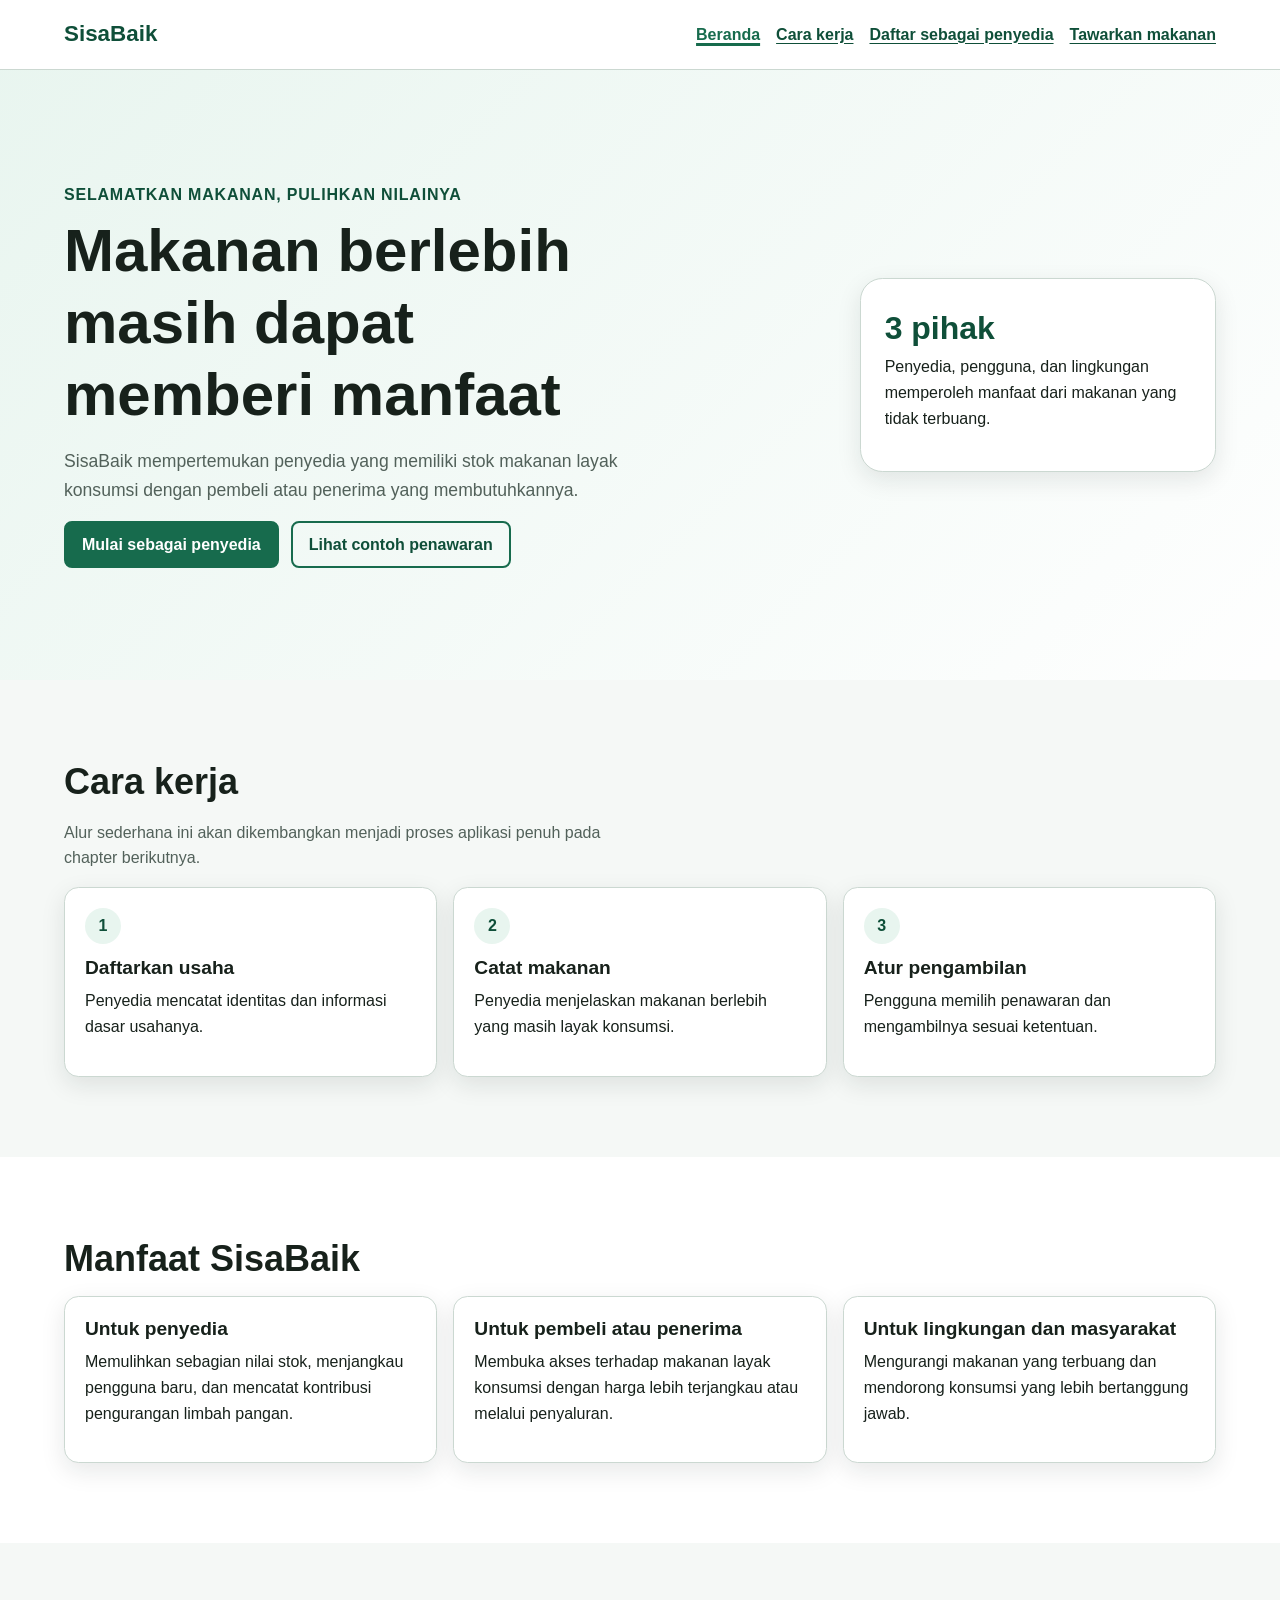
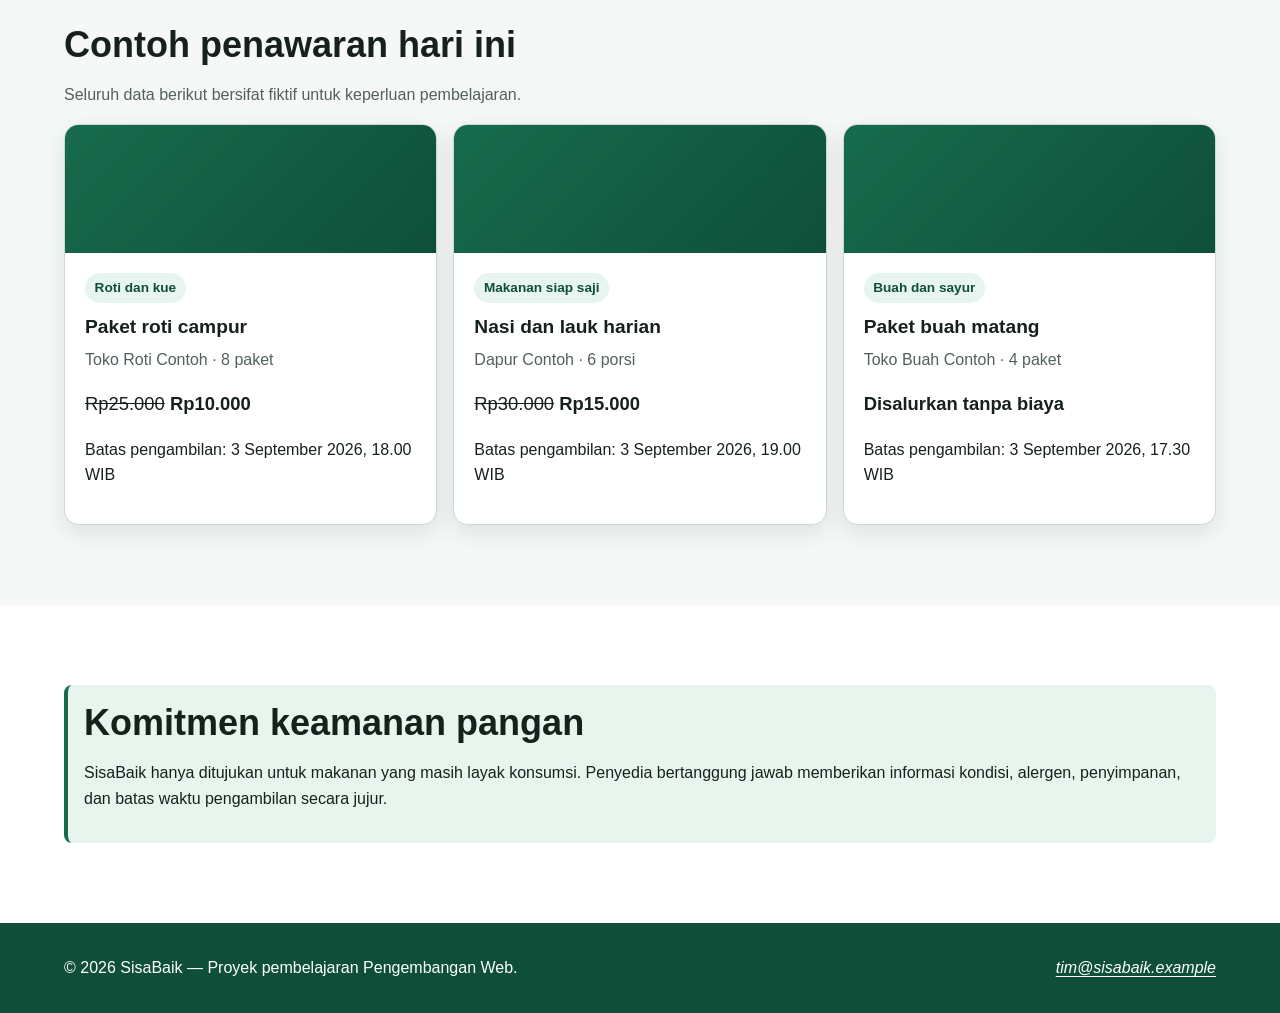
<file: index.html>
<!doctype html> 
<html lang="id"> 
  <head> 
    <meta charset="utf-8"> 
    <meta name="viewport" content="width=device-width, initial-scale=1"> 
    <meta name="description" content="SisaBaik membantu penyedia menawarkan makanan berlebih agar tetap bernilai, 
terjangkau, dan tidak terbuang."> 
    <title>Beranda | SisaBaik</title> 
    <link rel="stylesheet" href="styles.css"> 
  </head> 
  <body> 
    <a class="skip-link" href="#konten-utama">Lewati ke konten utama</a> 
 
    <header class="site-header"> 
      <div class="container header-layout"> 
        <p class="brand">SisaBaik</p> 
        <nav aria-label="Navigasi utama"> 
          <ul class="nav-list"> 
            <li><a href="index.html" aria-current="page">Beranda</a></li> 
            <li><a href="#cara-kerja">Cara kerja</a></li> 
            <li><a href="daftar-penyedia.html">Daftar sebagai penyedia</a></li> 
            <li><a href="tawarkan-makanan.html">Tawarkan makanan</a></li> 
          </ul> 
        </nav> 
      </div> 
    </header> 
 
    <main id="konten-utama" tabindex="-1"> 
      <section class="hero" aria-labelledby="judul-utama"> 
        <div class="container hero-layout"> 
          <div> 
            <p class="eyebrow">Selamatkan makanan, pulihkan nilainya</p> 
            <h1 id="judul-utama">Makanan berlebih masih dapat memberi manfaat</h1> 
            <p class="lead">SisaBaik mempertemukan penyedia yang memiliki stok makanan layak konsumsi dengan pembeli 
atau penerima yang membutuhkannya.</p> 
            <div class="button-group"> 
              <a class="button" href="daftar-penyedia.html">Mulai sebagai penyedia</a> 
              <a class="button button-secondary" href="#penawaran-contoh">Lihat contoh penawaran</a>
               </div> 
          </div> 
          <aside class="hero-panel" aria-label="Ringkasan manfaat SisaBaik"> 
            <strong>3 pihak</strong> 
            <p>Penyedia, pengguna, dan lingkungan memperoleh manfaat dari makanan yang tidak terbuang.</p> 
          </aside> 
        </div> 
      </section> 
 
      <section class="section" id="cara-kerja" aria-labelledby="judul-cara-kerja"> 
        <div class="container"> 
          <h2 id="judul-cara-kerja">Cara kerja</h2> 
          <p class="section-intro">Alur sederhana ini akan dikembangkan menjadi proses aplikasi penuh pada chapter 
berikutnya.</p> 
          <div class="steps-grid"> 
            <article class="card"> 
              <span class="step-number" aria-hidden="true">1</span> 
              <h3>Daftarkan usaha</h3> 
              <p>Penyedia mencatat identitas dan informasi dasar usahanya.</p> 
            </article> 
            <article class="card"> 
              <span class="step-number" aria-hidden="true">2</span> 
              <h3>Catat makanan</h3> 
              <p>Penyedia menjelaskan makanan berlebih yang masih layak konsumsi.</p> 
            </article> 
            <article class="card"> 
              <span class="step-number" aria-hidden="true">3</span> 
              <h3>Atur pengambilan</h3> 
              <p>Pengguna memilih penawaran dan mengambilnya sesuai ketentuan.</p> 
            </article> 
          </div> 
        </div> 
      </section> 
 
      <section class="section section-alt" aria-labelledby="judul-manfaat"> 
        <div class="container"> 
          <h2 id="judul-manfaat">Manfaat SisaBaik</h2> 
          <div class="benefit-grid"> 
            <article class="card"> 
              <h3>Untuk penyedia</h3> 
              <p>Memulihkan sebagian nilai stok, menjangkau pengguna baru, dan mencatat kontribusi pengurangan limbah 
pangan.</p> 
            </article> 
            <article class="card"> 
              <h3>Untuk pembeli atau penerima</h3> 
              <p>Membuka akses terhadap makanan layak konsumsi dengan harga lebih terjangkau atau melalui 
penyaluran.</p> 
            </article> 
            <article class="card"> 
              <h3>Untuk lingkungan dan masyarakat</h3> 
              <p>Mengurangi makanan yang terbuang dan mendorong konsumsi yang lebih bertanggung jawab.</p> 
            </article> 
          </div> 
        </div> 
      </section> 
 
      <section class="section" id="penawaran-contoh" aria-labelledby="judul-penawaran"> 
        <div class="container"> 
          <h2 id="judul-penawaran">Contoh penawaran hari ini</h2> 
          <p class="section-intro">Seluruh data berikut bersifat fiktif untuk keperluan pembelajaran.</p> 
          <div class="offer-grid"> 
            <article class="offer-card"> 
              <div class="offer-card__visual" aria-hidden="true"></div> 
              <div class="offer-card__content"> 
                <span class="badge">Roti dan kue</span> 
                <h3>Paket roti campur</h3> 
                <p class="offer-card__meta">Toko Roti Contoh · <data value="8">8 paket</data></p> 
                <p class="offer-card__price"><del>Rp25.000</del> <strong>Rp10.000</strong></p> 
                <p>Batas pengambilan: <time datetime="2026-09-03T18:00:00+07:00">3 September 2026, 18.00 
WIB</time></p> 
              </div> 
            </article> 
            <article class="offer-card"> 
              <div class="offer-card__visual" aria-hidden="true"></div> 
              <div class="offer-card__content"> 
                <span class="badge">Makanan siap saji</span>
                  <h3>Nasi dan lauk harian</h3> 
                <p class="offer-card__meta">Dapur Contoh · <data value="6">6 porsi</data></p> 
                <p class="offer-card__price"><del>Rp30.000</del> <strong>Rp15.000</strong></p> 
                <p>Batas pengambilan: <time datetime="2026-09-03T19:00:00+07:00">3 September 2026, 19.00 
WIB</time></p> 
              </div> 
            </article> 
            <article class="offer-card"> 
              <div class="offer-card__visual" aria-hidden="true"></div> 
              <div class="offer-card__content"> 
                <span class="badge">Buah dan sayur</span> 
                <h3>Paket buah matang</h3> 
                <p class="offer-card__meta">Toko Buah Contoh · <data value="4">4 paket</data></p> 
                <p class="offer-card__price"><strong>Disalurkan tanpa biaya</strong></p> 
                <p>Batas pengambilan: <time datetime="2026-09-03T17:30:00+07:00">3 September 2026, 17.30 
WIB</time></p> 
              </div> 
            </article> 
          </div> 
        </div> 
      </section> 
 
      <section class="section section-alt" aria-labelledby="judul-keamanan"> 
        <div class="container"> 
          <div class="notice"> 
            <h2 id="judul-keamanan">Komitmen keamanan pangan</h2> 
            <p>SisaBaik hanya ditujukan untuk makanan yang masih layak konsumsi. Penyedia bertanggung jawab memberikan 
informasi kondisi, alergen, penyimpanan, dan batas waktu pengambilan secara jujur.</p> 
          </div> 
        </div> 
      </section> 
    </main> 
 
    <footer class="site-footer"> 
      <div class="container footer-layout"> 
        <p>&copy; 2026 SisaBaik — Proyek pembelajaran Pengembangan Web.</p> 
        <address><a href="mailto:tim@sisabaik.example">tim@sisabaik.example</a></address> 
      </div> 
    </footer> 
      </body> 
</html>
</file>
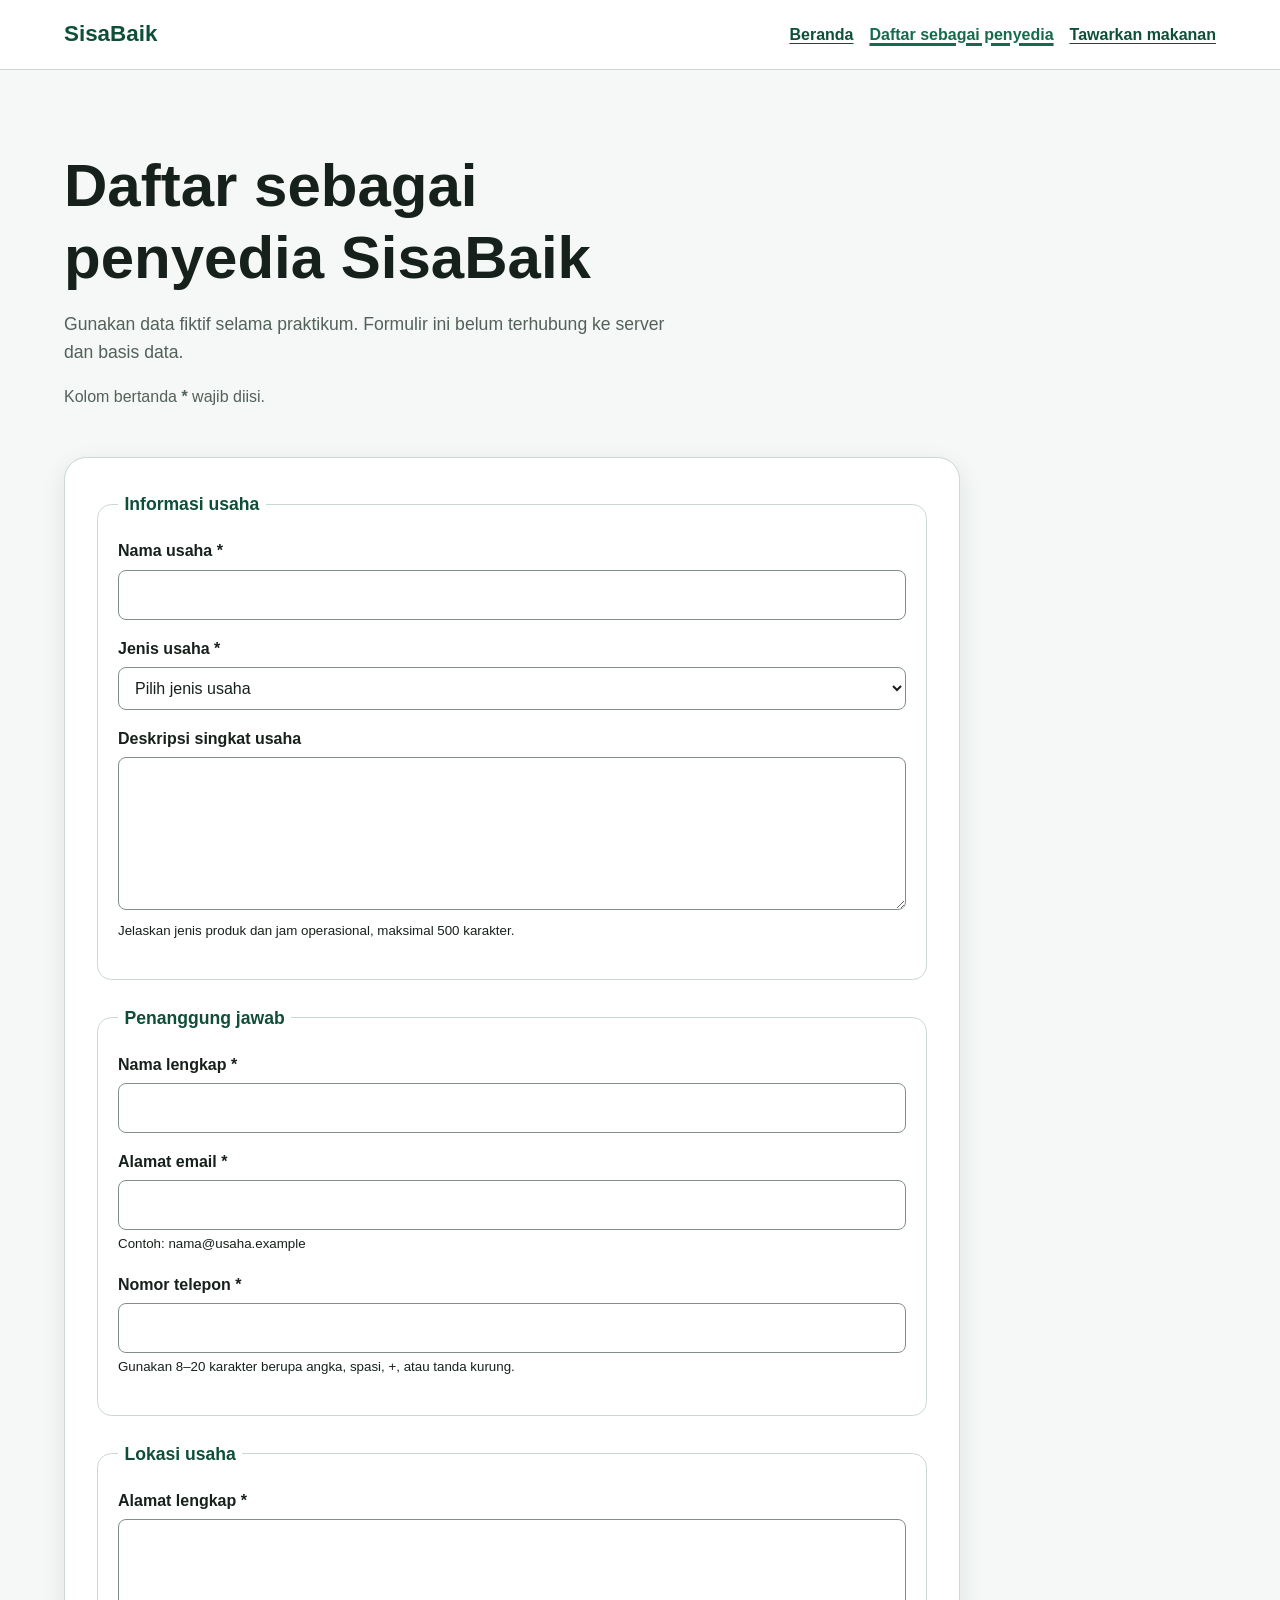
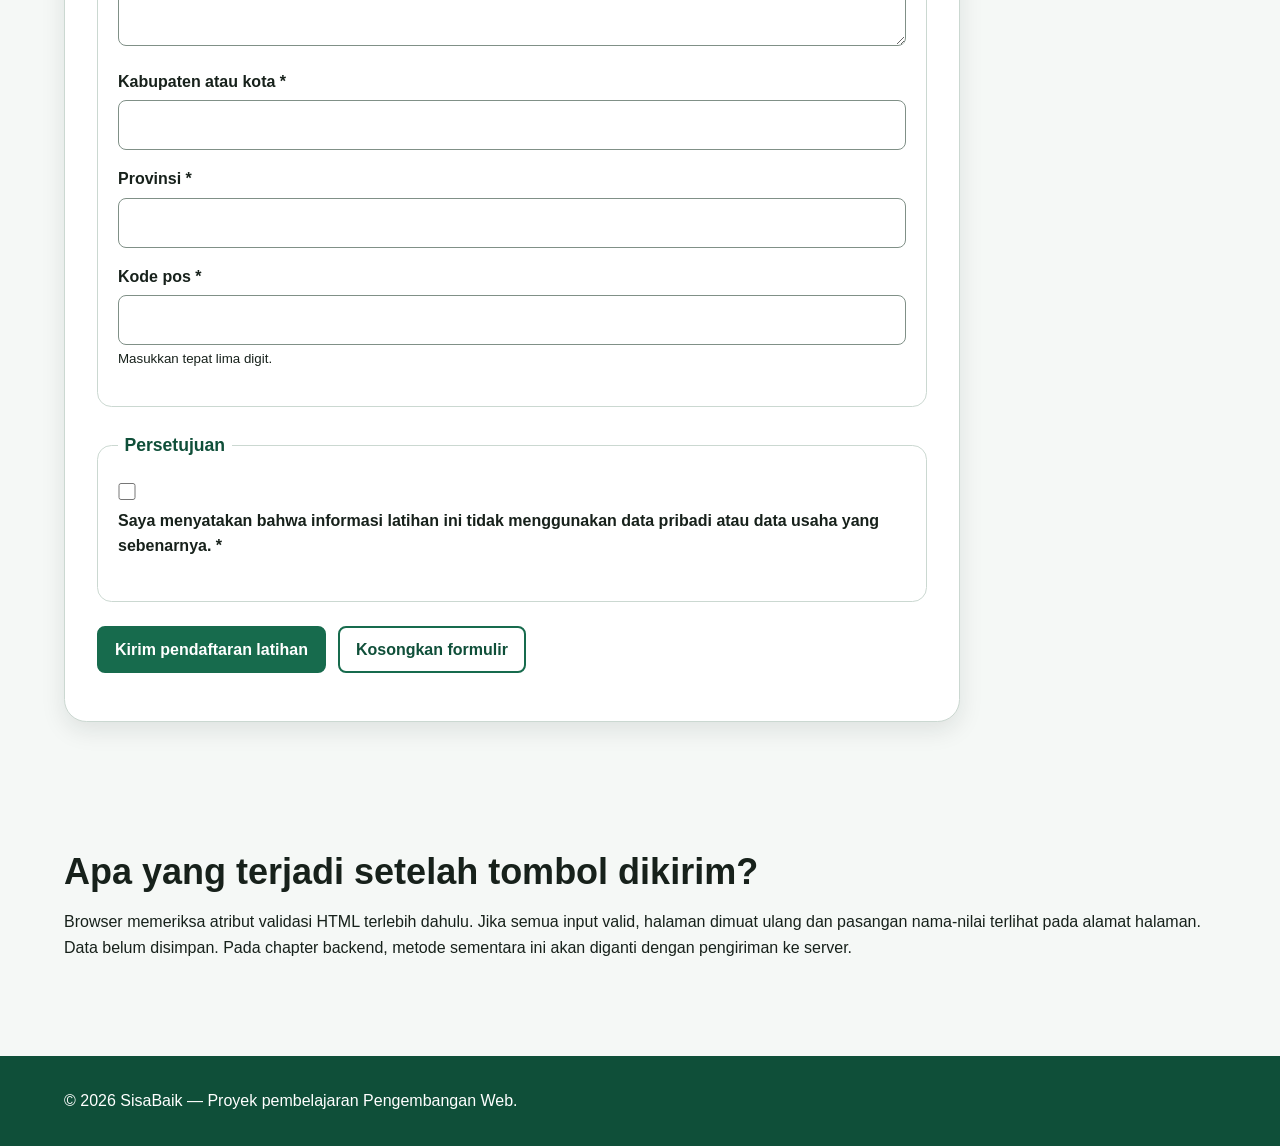
<file: daftar-penyedia.html>
<!doctype html> 
<html lang="id"> 
  <head> 
    <meta charset="utf-8"> 
    <meta name="viewport" content="width=device-width, initial-scale=1"> 
    <meta 
      name="description" 
      content="Formulir prototipe untuk mendaftarkan usaha sebagai penyedia makanan di SisaBaik." 
    > 
    <title>Daftar Penyedia | SisaBaik</title> 
    <link rel="stylesheet" href="styles.css"> 
  </head> 
  <body> 
    <a class="skip-link" href="#konten-utama">Lewati ke konten utama</a> 
 
    <header class="site-header"> 
      <div class="container header-layout"> 
        <p class="brand">SisaBaik</p> 
        <nav aria-label="Navigasi utama"> 
          <ul class="nav-list"> 
            <li><a href="index.html">Beranda</a></li> 
            <li> 
              <a href="daftar-penyedia.html" aria-current="page"> 
                Daftar sebagai penyedia 
              </a> 
            </li> 
            <li><a href="tawarkan-makanan.html">Tawarkan makanan</a></li> 
          </ul> 
        </nav> 
      </div> 
    </header> 
 
    <main class="container" id="konten-utama" tabindex="-1"> 
      <div class="page-heading"> 
        <h1>Daftar sebagai penyedia SisaBaik</h1> 
        <p class="lead"> 
            Gunakan data fiktif selama praktikum. Formulir ini belum terhubung ke 
          server dan basis data. 
        </p> 
        <p class="required-note" id="petunjuk-wajib">Kolom bertanda <strong>*</strong> wajib diisi.</p> 
      </div> 
 
      <form 
        class="form-card" 
        action="daftar-penyedia.html" 
        method="get" 
        aria-describedby="petunjuk-wajib" 
      > 
        <fieldset class="form-section"> 
          <legend>Informasi usaha</legend> 
 
          <p> 
            <label for="nama-usaha">Nama usaha *</label><br> 
            <input 
              type="text" 
              id="nama-usaha" 
              name="nama_usaha" 
              autocomplete="organization" 
              minlength="3" 
              maxlength="100" 
              required 
            > 
          </p> 
 
          <p> 
            <label for="jenis-usaha">Jenis usaha *</label><br> 
            <select id="jenis-usaha" name="jenis_usaha" required> 
              <option value="">Pilih jenis usaha</option> 
              <option value="restoran">Restoran</option> 
              <option value="toko-roti">Toko roti</option> 
              <option value="katering">Katering</option> 
              <option value="ritel">Toko ritel</option> 
 <option value="hotel">Hotel atau penginapan</option> 
              <option value="lainnya">Lainnya</option> 
            </select> 
          </p> 
 
          <p> 
            <label for="deskripsi-usaha">Deskripsi singkat usaha</label><br> 
            <textarea 
              id="deskripsi-usaha" 
              name="deskripsi_usaha" 
              rows="5" 
              maxlength="500" 
              aria-describedby="bantuan-deskripsi" 
            ></textarea><br> 
            <small id="bantuan-deskripsi"> 
              Jelaskan jenis produk dan jam operasional, maksimal 500 karakter. 
            </small> 
          </p> 
        </fieldset> 
 
        <fieldset class="form-section"> 
          <legend>Penanggung jawab</legend> 
 
          <p> 
            <label for="nama-penanggung-jawab">Nama lengkap *</label><br> 
            <input 
              type="text" 
              id="nama-penanggung-jawab" 
              name="nama_penanggung_jawab" 
              autocomplete="name" 
              minlength="3" 
              maxlength="100" 
              required 
            > 
          </p>
           <p> 
            <label for="email">Alamat email *</label><br> 
            <input 
              type="email" 
              id="email" 
              name="email" 
              autocomplete="email" 
              maxlength="254" 
              aria-describedby="bantuan-email" 
              required 
            ><br> 
            <small id="bantuan-email">Contoh: nama@usaha.example</small> 
          </p> 
 
          <p> 
            <label for="telepon">Nomor telepon *</label><br> 
            <input 
              type="tel" 
              id="telepon" 
              name="telepon" 
              autocomplete="tel" 
              inputmode="tel" 
              pattern="[0-9+() ]{8,20}" 
              aria-describedby="bantuan-telepon" 
              required 
            ><br> 
            <small id="bantuan-telepon"> 
              Gunakan 8–20 karakter berupa angka, spasi, +, atau tanda kurung. 
            </small> 
          </p> 
        </fieldset> 
 
        <fieldset class="form-section"> 
          <legend>Lokasi usaha</legend> 
 
          <p>
             <label for="alamat">Alamat lengkap *</label><br> 
            <textarea 
              id="alamat" 
              name="alamat" 
              rows="4" 
              autocomplete="street-address" 
              minlength="10" 
              maxlength="250" 
              required 
            ></textarea> 
          </p> 
 
          <p> 
            <label for="kota">Kabupaten atau kota *</label><br> 
            <input 
              type="text" 
              id="kota" 
              name="kota" 
              autocomplete="address-level2" 
              maxlength="100" 
              required 
            > 
          </p> 
 
          <p> 
            <label for="provinsi">Provinsi *</label><br> 
            <input 
              type="text" 
              id="provinsi" 
              name="provinsi" 
              autocomplete="address-level1" 
              maxlength="100" 
              required 
            > 
          </p>
           <p> 
            <label for="kode-pos">Kode pos *</label><br> 
            <input 
              type="text" 
              id="kode-pos" 
              name="kode_pos" 
              autocomplete="postal-code" 
              inputmode="numeric" 
              pattern="[0-9]{5}" 
              aria-describedby="bantuan-kode-pos" 
              required 
            ><br> 
            <small id="bantuan-kode-pos">Masukkan tepat lima digit.</small> 
          </p> 
        </fieldset> 
 
        <fieldset class="form-section"> 
          <legend>Persetujuan</legend> 
          <p> 
            <input 
              type="checkbox" 
              id="persetujuan" 
              name="persetujuan" 
              value="setuju" 
              required 
            > 
            <label for="persetujuan"> 
              Saya menyatakan bahwa informasi latihan ini tidak menggunakan 
              data pribadi atau data usaha yang sebenarnya. * 
            </label> 
          </p> 
        </fieldset> 
 
        <p class="form-actions"> 
          <button class="button" type="submit">Kirim pendaftaran latihan</button> 
          <button class="button button-secondary" type="reset">Kosongkan formulir</button>
            </p> 
      </form> 
 
      <section class="section" aria-labelledby="catatan-prototipe"> 
        <h2 id="catatan-prototipe">Apa yang terjadi setelah tombol dikirim?</h2> 
        <p> 
          Browser memeriksa atribut validasi HTML terlebih dahulu. Jika semua 
          input valid, halaman dimuat ulang dan pasangan nama-nilai terlihat 
          pada alamat halaman. Data belum disimpan. Pada chapter backend, 
          metode sementara ini akan diganti dengan pengiriman ke server. 
        </p> 
      </section> 
    </main> 
 
    <footer class="site-footer"> 
      <div class="container footer-layout"> 
        <p>&copy; 2026 SisaBaik — Proyek pembelajaran Pengembangan Web.</p> 
      </div> 
    </footer> 
  </body> 
</html>
</file>
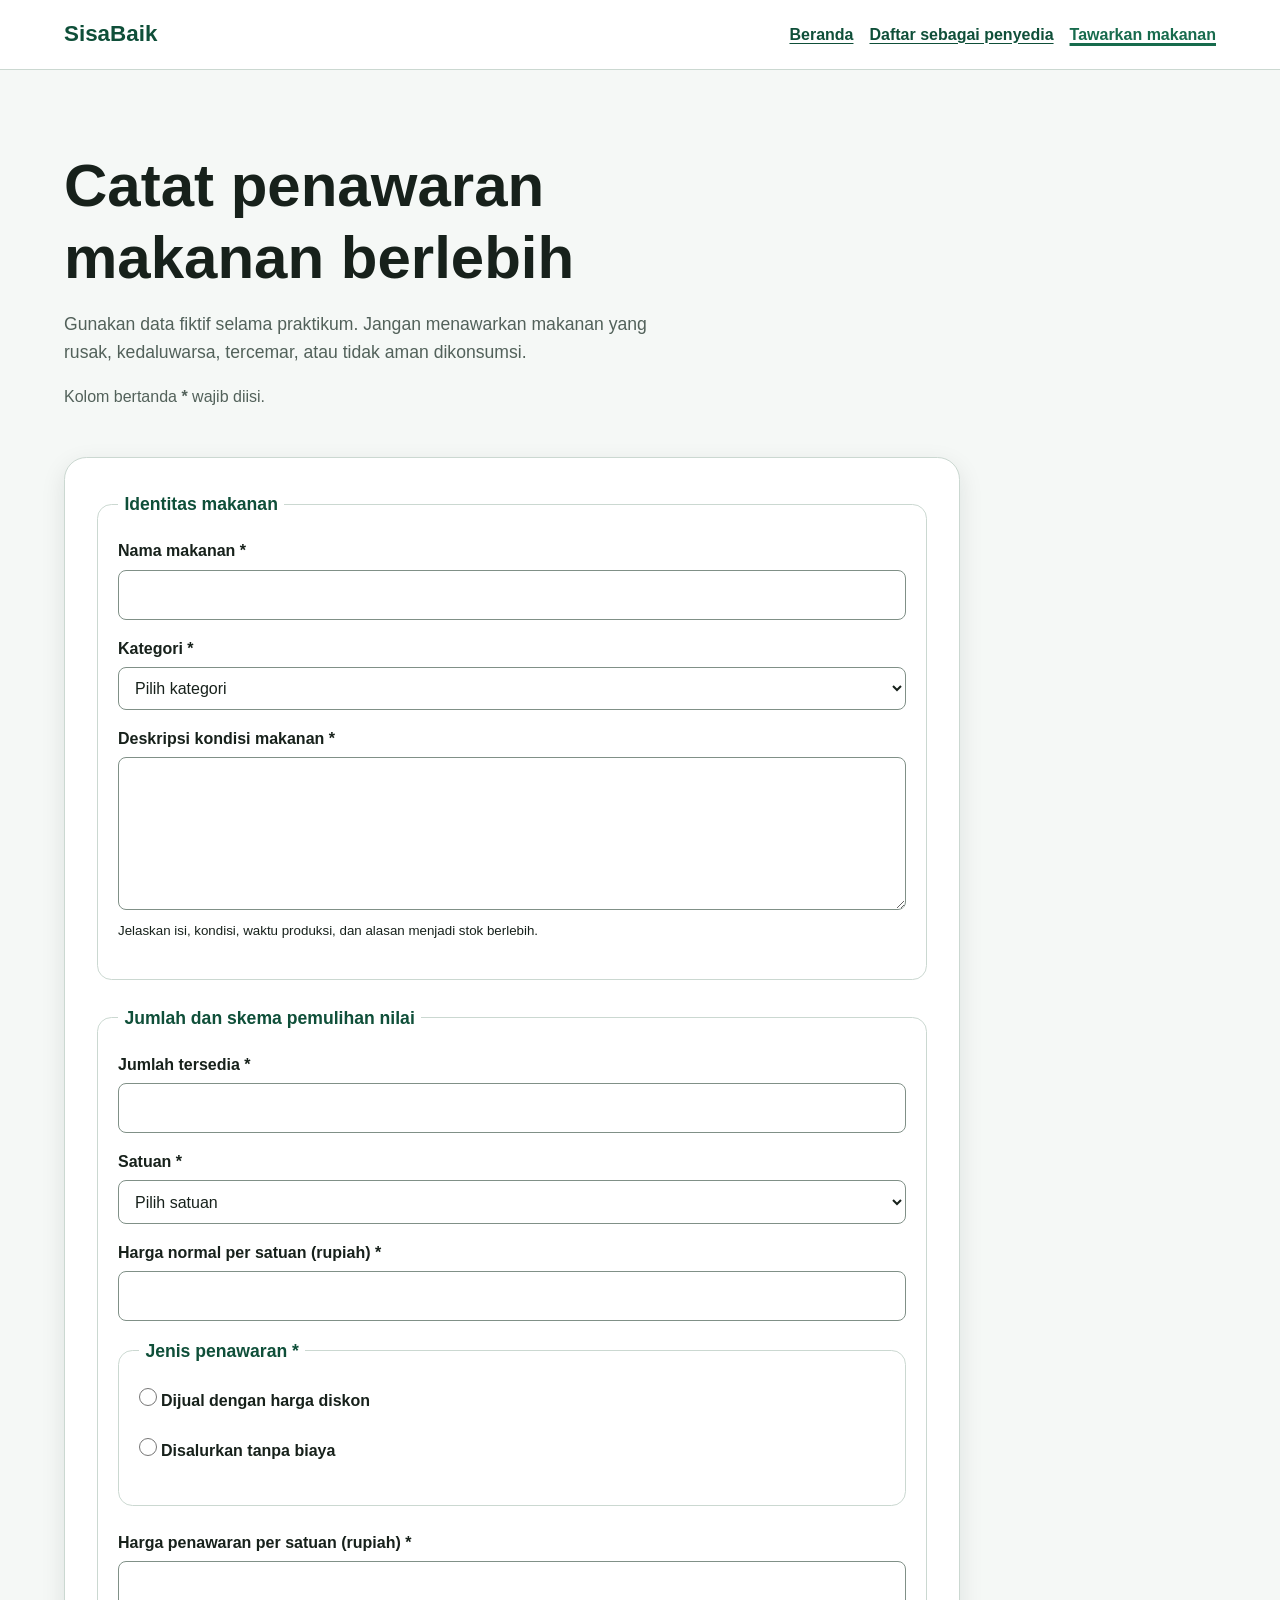
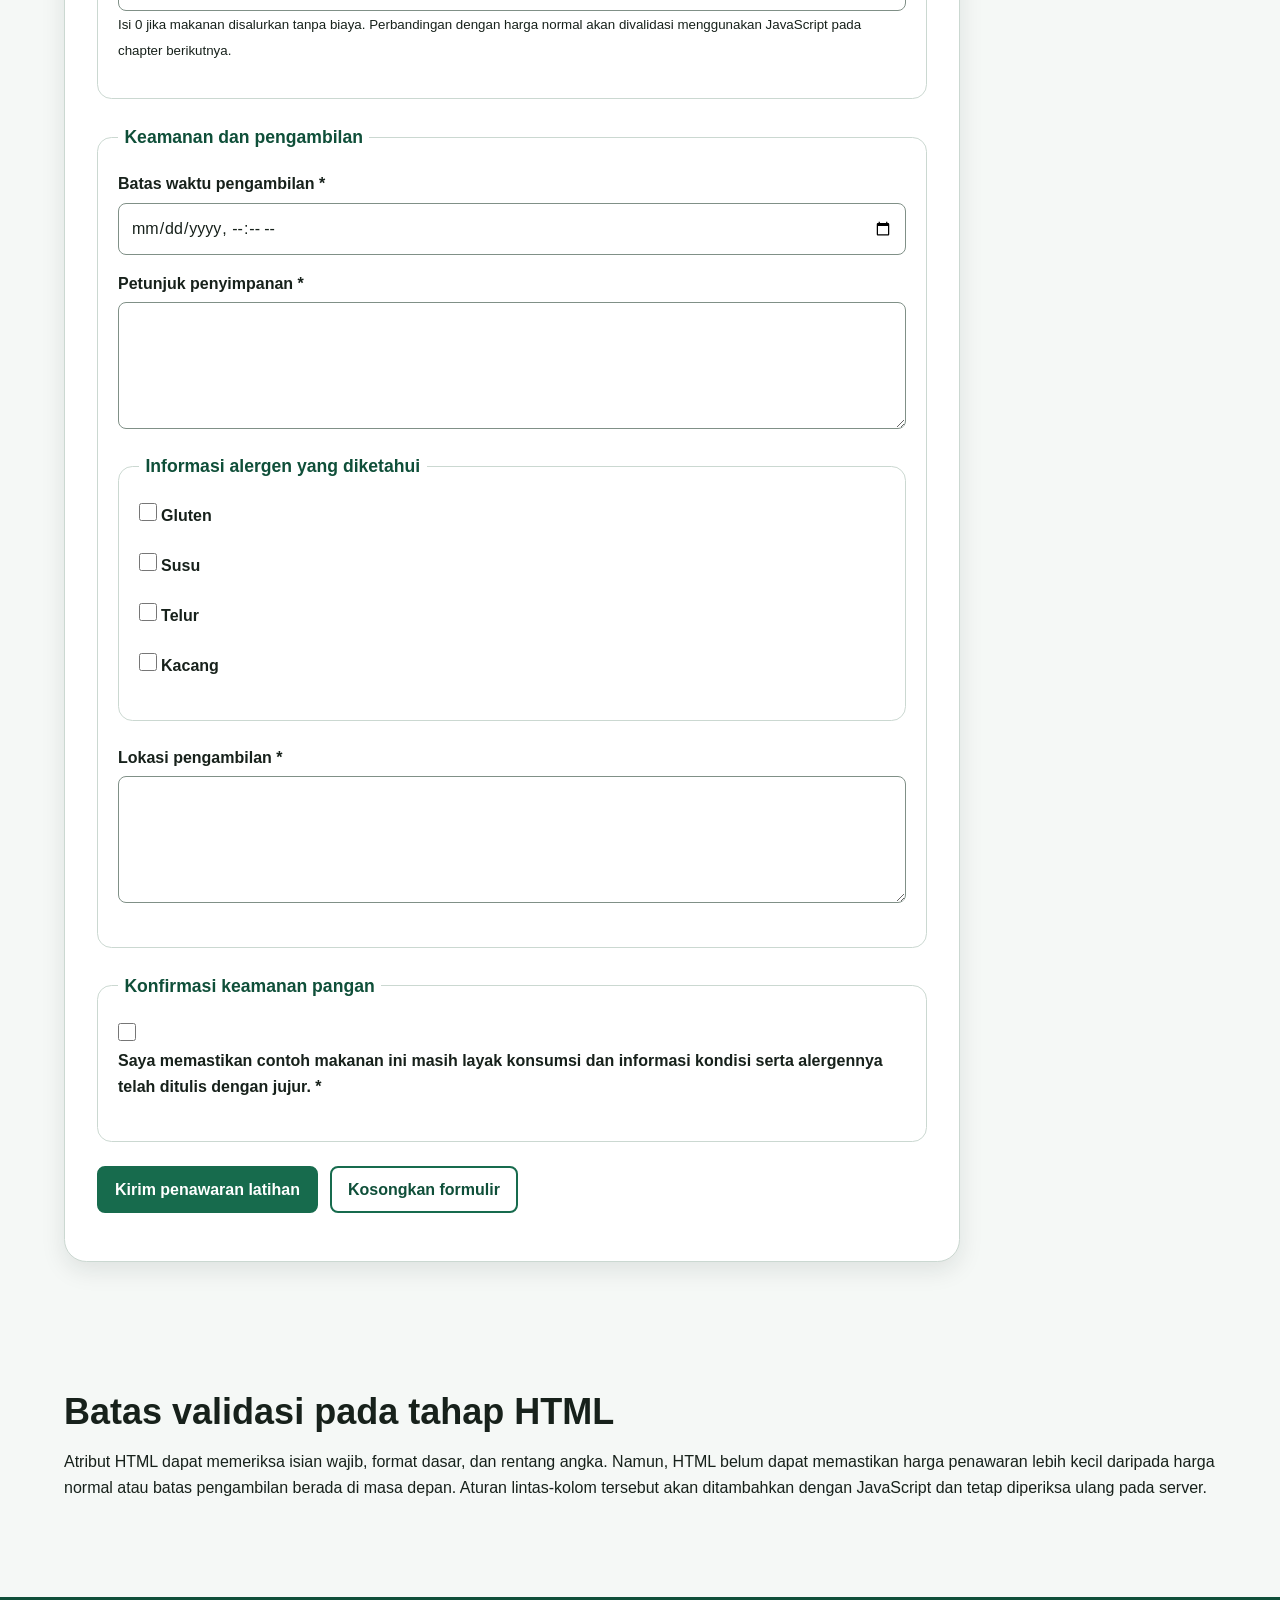
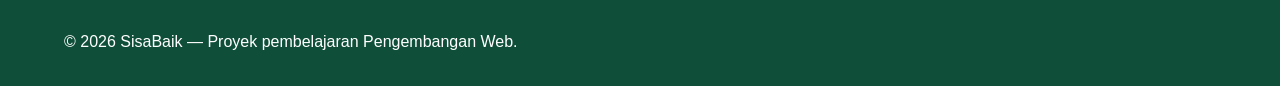
<file: tawarkan-makanan.html>
<!doctype html> 
<html lang="id"> 
  <head> 
    <meta charset="utf-8"> 
    <meta name="viewport" content="width=device-width, initial-scale=1"> 
    <meta 
      name="description" 
      content="Formulir prototipe untuk mencatat makanan berlebih yang akan ditawarkan melalui SisaBaik." 
    > 
    <title>Tawarkan Makanan | SisaBaik</title> 
    <link rel="stylesheet" href="styles.css"> 
  </head> 
  <body> 
    <a class="skip-link" href="#konten-utama">Lewati ke konten utama</a> 
 
    <header class="site-header"> 
      <div class="container header-layout"> 
        <p class="brand">SisaBaik</p> 
        <nav aria-label="Navigasi utama"> 
          <ul class="nav-list"> 
            <li><a href="index.html">Beranda</a></li> 
            <li><a href="daftar-penyedia.html">Daftar sebagai penyedia</a></li> 
            <li> 
              <a href="tawarkan-makanan.html" aria-current="page"> 
                Tawarkan makanan 
              </a> 
            </li> 
          </ul> 
        </nav> 
      </div> 
    </header> 
 
    <main class="container" id="konten-utama" tabindex="-1"> 
      <div class="page-heading"> 
        <h1>Catat penawaran makanan berlebih</h1> 
        <p class="lead"> 
          Gunakan data fiktif selama praktikum. Jangan menawarkan makanan yang 
          rusak, kedaluwarsa, tercemar, atau tidak aman dikonsumsi. 
        </p> 
        <p class="required-note" id="petunjuk-wajib">Kolom bertanda <strong>*</strong> wajib diisi.</p> 
      </div> 
 
      <form 
        class="form-card" 
        action="tawarkan-makanan.html" 
        method="get" 
        aria-describedby="petunjuk-wajib" 
      > 
        <fieldset class="form-section"> 
          <legend>Identitas makanan</legend> 
 
          <p> 
            <label for="nama-makanan">Nama makanan *</label><br> 
            <input 
              type="text" 
              id="nama-makanan" 
              name="nama_makanan" 
              minlength="3" 
              maxlength="120" 
              required 
            > 
          </p> 
 
          <p> 
            <label for="kategori">Kategori *</label><br> 
            <select id="kategori" name="kategori" required> 
              <option value="">Pilih kategori</option> 
              <option value="makanan-siap-saji">Makanan siap saji</option> 
              <option value="roti-kue">Roti atau kue</option> 
              <option value="buah-sayur">Buah atau sayur</option> 
              <option value="minuman">Minuman</option> 
              <option value="bahan-pangan">Bahan pangan</option> 
 <option value="lainnya">Lainnya</option> 
            </select> 
          </p> 
 
          <p> 
            <label for="deskripsi-makanan">Deskripsi kondisi makanan *</label><br> 
            <textarea 
              id="deskripsi-makanan" 
              name="deskripsi_makanan" 
              rows="5" 
              minlength="20" 
              maxlength="600" 
              aria-describedby="bantuan-deskripsi-makanan" 
              required 
            ></textarea><br> 
            <small id="bantuan-deskripsi-makanan"> 
              Jelaskan isi, kondisi, waktu produksi, dan alasan menjadi stok berlebih. 
            </small> 
          </p> 
        </fieldset> 
 
        <fieldset class="form-section"> 
          <legend>Jumlah dan skema pemulihan nilai</legend> 
 
          <p> 
            <label for="jumlah">Jumlah tersedia *</label><br> 
            <input 
              type="number" 
              id="jumlah" 
              name="jumlah" 
              min="1" 
              max="1000" 
              step="1" 
              required 
            > 
          </p> 
           <p> 
            <label for="satuan">Satuan *</label><br> 
            <select id="satuan" name="satuan" required> 
              <option value="">Pilih satuan</option> 
              <option value="porsi">Porsi</option> 
              <option value="paket">Paket</option> 
              <option value="buah">Buah</option> 
              <option value="kilogram">Kilogram</option> 
              <option value="liter">Liter</option> 
            </select> 
          </p> 
 
          <p> 
            <label for="harga-normal">Harga normal per satuan (rupiah) *</label><br> 
            <input 
              type="number" 
              id="harga-normal" 
              name="harga_normal" 
              min="0" 
              max="10000000" 
              step="500" 
              required 
            > 
          </p> 
 
          <fieldset class="form-section"> 
            <legend>Jenis penawaran *</legend> 
            <p> 
              <input 
                type="radio" 
                id="jenis-diskon" 
                name="jenis_penawaran" 
                value="diskon" 
                required 
              >
                <label for="jenis-diskon">Dijual dengan harga diskon</label> 
            </p> 
            <p> 
              <input 
                type="radio" 
                id="jenis-donasi" 
                name="jenis_penawaran" 
                value="donasi" 
              > 
              <label for="jenis-donasi">Disalurkan tanpa biaya</label> 
            </p> 
          </fieldset> 
 
          <p> 
            <label for="harga-pemulihan">Harga penawaran per satuan (rupiah) *</label><br> 
            <input 
              type="number" 
              id="harga-pemulihan" 
              name="harga_penawaran" 
              min="0" 
              max="10000000" 
              step="500" 
              aria-describedby="bantuan-harga" 
              required 
            ><br> 
            <small id="bantuan-harga"> 
              Isi 0 jika makanan disalurkan tanpa biaya. Perbandingan dengan 
              harga normal akan divalidasi menggunakan JavaScript pada chapter berikutnya. 
            </small> 
          </p> 
        </fieldset> 
 
        <fieldset class="form-section"> 
          <legend>Keamanan dan pengambilan</legend> 
 
          <p>
              <label for="batas-pengambilan">Batas waktu pengambilan *</label><br> 
            <input 
              type="datetime-local" 
              id="batas-pengambilan" 
              name="batas_pengambilan" 
              required 
            > 
          </p> 
 
          <p> 
            <label for="petunjuk-penyimpanan">Petunjuk penyimpanan *</label><br> 
            <textarea 
              id="petunjuk-penyimpanan" 
              name="petunjuk_penyimpanan" 
              rows="4" 
              minlength="10" 
              maxlength="300" 
              required 
            ></textarea> 
          </p> 
 
          <fieldset class="form-section"> 
            <legend>Informasi alergen yang diketahui</legend> 
            <p> 
              <input type="checkbox" id="alergen-gluten" name="alergen" value="gluten"> 
              <label for="alergen-gluten">Gluten</label> 
            </p> 
            <p> 
              <input type="checkbox" id="alergen-susu" name="alergen" value="susu"> 
              <label for="alergen-susu">Susu</label> 
            </p> 
            <p> 
              <input type="checkbox" id="alergen-telur" name="alergen" value="telur"> 
              <label for="alergen-telur">Telur</label> 
            </p> 
            <p>
               <input type="checkbox" id="alergen-kacang" name="alergen" value="kacang"> 
              <label for="alergen-kacang">Kacang</label> 
            </p> 
          </fieldset> 
 
          <p> 
            <label for="lokasi-pengambilan">Lokasi pengambilan *</label><br> 
            <textarea 
              id="lokasi-pengambilan" 
              name="lokasi_pengambilan" 
              rows="4" 
              autocomplete="street-address" 
              minlength="10" 
              maxlength="250" 
              required 
            ></textarea> 
          </p> 
        </fieldset> 
 
        <fieldset class="form-section"> 
          <legend>Konfirmasi keamanan pangan</legend> 
          <p> 
            <input 
              type="checkbox" 
              id="konfirmasi-keamanan" 
              name="konfirmasi_keamanan" 
              value="terkonfirmasi" 
              required 
            > 
            <label for="konfirmasi-keamanan"> 
              Saya memastikan contoh makanan ini masih layak konsumsi dan 
              informasi kondisi serta alergennya telah ditulis dengan jujur. * 
            </label> 
          </p> 
        </fieldset>
         <p class="form-actions"> 
          <button class="button" type="submit">Kirim penawaran latihan</button> 
          <button class="button button-secondary" type="reset">Kosongkan formulir</button> 
        </p> 
      </form> 
 
      <section class="section" aria-labelledby="batas-validasi-html"> 
        <h2 id="batas-validasi-html">Batas validasi pada tahap HTML</h2> 
        <p> 
          Atribut HTML dapat memeriksa isian wajib, format dasar, dan rentang 
          angka. Namun, HTML belum dapat memastikan harga penawaran lebih kecil 
          daripada harga normal atau batas pengambilan berada di masa depan. 
          Aturan lintas-kolom tersebut akan ditambahkan dengan JavaScript dan 
          tetap diperiksa ulang pada server. 
        </p> 
      </section> 
    </main> 
 
    <footer class="site-footer"> 
      <div class="container footer-layout"> 
        <p>&copy; 2026 SisaBaik — Proyek pembelajaran Pengembangan Web.</p> 
      </div> 
    </footer> 
  </body> 
</html>
</file>
<file: styles.css>
:root { 
  --color-primary: #176b4d; 
  --color-primary-dark: #0f4f39; 
  --color-primary-soft: #e8f5ef; 
  --color-accent: #f2b84b; 
  --color-text: #17211b; 
  --color-muted: #52615a; 
  --color-surface: #ffffff; 
  --color-background: #f5f8f6; 
  --color-border: #cbd8d1; 
  --color-danger: #a52a2a; 
  --shadow-card: 0 0.5rem 1.5rem rgb(23 33 27 / 10%); 
  --radius-small: 0.5rem; 
  --radius-medium: 0.9rem; 
  --radius-large: 1.4rem; 
  --content-width: 72rem; 
} 
 
*, 
*::before, 
*::after { 
  box-sizing: border-box; 
} 
 
html { 
  scroll-behavior: smooth; 
} 
 
body { 
  margin: 0; 
  background: var(--color-background); 
  color: var(--color-text); 
  font-family: Arial, Helvetica, sans-serif; 
  font-size: 1rem; 
  line-height: 1.6; 
} 
h1, 
h2, 
h3, 
p { 
  margin-block-start: 0; 
} 
 
h1, 
h2, 
h3 { 
  line-height: 1.2; 
} 
 
h1 { 
  max-width: 18ch; 
  margin-block-end: 1rem; 
  font-size: clamp(2rem, 7vw, 3.75rem); 
} 
 
h2 { 
  margin-block-end: 1rem; 
  font-size: clamp(1.5rem, 4vw, 2.25rem); 
} 
 
h3 { 
  margin-block-end: 0.6rem; 
  font-size: 1.2rem; 
} 
 
a { 
  color: var(--color-primary-dark); 
  text-underline-offset: 0.2em; 
} 
 
a:hover {
      text-decoration-thickness: 0.18em; 
} 
 
:focus-visible { 
  outline: 0.2rem solid var(--color-accent); 
  outline-offset: 0.2rem; 
} 
 
.skip-link { 
  position: absolute; 
  inset-block-start: 0.5rem; 
  inset-inline-start: 0.5rem; 
  z-index: 100; 
  padding: 0.7rem 1rem; 
  border-radius: var(--radius-small); 
  background: var(--color-text); 
  color: var(--color-surface); 
  transform: translateY(-180%); 
} 
 
.skip-link:focus { 
  transform: translateY(0); 
} 
 
.container { 
  width: min(100% - 2rem, var(--content-width)); 
  margin-inline: auto; 
} 
 
.site-header { 
  background: var(--color-surface); 
  border-block-end: 0.0625rem solid var(--color-border); 
} 
 
.header-layout { 
  display: flex; 
   flex-direction: column; 
  gap: 0.75rem; 
  padding-block: 1rem; 
} 
 
.brand { 
  margin: 0; 
  color: var(--color-primary-dark); 
  font-size: 1.4rem; 
  font-weight: 700; 
} 
 
.nav-list { 
  display: flex; 
  flex-wrap: wrap; 
  gap: 0.5rem 1rem; 
  margin: 0; 
  padding: 0; 
  list-style: none; 
} 
 
.nav-list a { 
  display: inline-block; 
  padding-block: 0.35rem; 
  font-weight: 700; 
} 
 
.nav-list a[aria-current="page"] { 
  color: var(--color-primary); 
  text-decoration-thickness: 0.2em; 
} 
 
.hero { 
  padding-block: clamp(3rem, 10vw, 7rem); 
  background: 
    linear-gradient(135deg, rgb(232 245 239 / 95%), rgb(255 255 255 / 92%));
    } 
 
.hero-layout { 
  display: grid; 
  gap: 2rem; 
  align-items: center; 
} 
 
.eyebrow { 
  margin-block-end: 0.5rem; 
  color: var(--color-primary-dark); 
  font-weight: 700; 
  letter-spacing: 0.05em; 
  text-transform: uppercase; 
} 
 
.lead { 
  max-width: 62ch; 
  color: var(--color-muted); 
  font-size: 1.1rem; 
} 
 
.hero-panel { 
  padding: 1.5rem; 
  border: 0.0625rem solid var(--color-border); 
  border-radius: var(--radius-large); 
  background: var(--color-surface); 
  box-shadow: var(--shadow-card); 
} 
 
.hero-panel strong { 
  display: block; 
  color: var(--color-primary-dark); 
  font-size: 2rem; 
}
.button-group, 
.form-actions { 
  display: flex; 
  flex-wrap: wrap; 
  gap: 0.75rem; 
  align-items: center; 
} 
 
.button { 
  display: inline-block; 
  padding: 0.75rem 1rem; 
  border: 0.125rem solid var(--color-primary); 
  border-radius: var(--radius-small); 
  background: var(--color-primary); 
  color: var(--color-surface); 
  font: inherit; 
  font-weight: 700; 
  line-height: 1.2; 
  text-decoration: none; 
  cursor: pointer; 
} 
 
.button:hover { 
  background: var(--color-primary-dark); 
  border-color: var(--color-primary-dark); 
} 
 
.button-secondary { 
  background: transparent; 
  color: var(--color-primary-dark); 
} 
 
.section { 
  padding-block: clamp(2.5rem, 7vw, 5rem); 
} 
.section-alt { 
  background: var(--color-surface); 
} 
 
.section-intro { 
  max-width: 65ch; 
  color: var(--color-muted); 
} 
 
.steps-grid, 
.benefit-grid, 
.offer-grid { 
  display: grid; 
  grid-template-columns: 1fr; 
  gap: 1rem; 
} 
 
.card { 
  padding: 1.25rem; 
  border: 0.0625rem solid var(--color-border); 
  border-radius: var(--radius-medium); 
  background: var(--color-surface); 
  box-shadow: var(--shadow-card); 
} 
 
.step-number { 
  display: inline-grid; 
  width: 2.25rem; 
  height: 2.25rem; 
  margin-block-end: 0.75rem; 
  place-items: center; 
  border-radius: 50%; 
  background: var(--color-primary-soft); 
  color: var(--color-primary-dark); 
  font-weight: 700; 
}
.offer-card { 
  display: flex; 
  flex-direction: column; 
  overflow: hidden; 
  border: 0.0625rem solid var(--color-border); 
  border-radius: var(--radius-medium); 
  background: var(--color-surface); 
  box-shadow: var(--shadow-card); 
} 
 
.offer-card__visual { 
  min-height: 8rem; 
  background: linear-gradient(135deg, var(--color-primary), var(--color-primary-dark)); 
} 
 
.offer-card__content { 
  display: flex; 
  flex: 1; 
  flex-direction: column; 
  padding: 1.25rem; 
} 
 
.offer-card__meta { 
  color: var(--color-muted); 
} 
 
.offer-card__price { 
  margin-block-start: auto; 
  font-size: 1.15rem; 
} 
 
.badge { 
  display: inline-block; 
  width: fit-content; 
  margin-block-end: 0.75rem;
    padding: 0.25rem 0.6rem; 
  border-radius: 999px; 
  background: var(--color-primary-soft); 
  color: var(--color-primary-dark); 
  font-size: 0.85rem; 
  font-weight: 700; 
} 
 
.notice { 
  padding: 1rem; 
  border-inline-start: 0.3rem solid var(--color-primary); 
  border-radius: var(--radius-small); 
  background: var(--color-primary-soft); 
} 
 
.page-heading { 
  padding-block: clamp(2.5rem, 7vw, 5rem) 2rem; 
} 
 
.form-card { 
  max-width: 56rem; 
  margin-block-end: 3rem; 
  padding: clamp(1rem, 4vw, 2rem); 
  border: 0.0625rem solid var(--color-border); 
  border-radius: var(--radius-large); 
  background: var(--color-surface); 
  box-shadow: var(--shadow-card); 
} 
 
.form-section { 
  margin: 0 0 1.5rem; 
  padding: 1.25rem; 
  border: 0.0625rem solid var(--color-border); 
  border-radius: var(--radius-medium); 
}
.form-section legend { 
  padding-inline: 0.4rem; 
  color: var(--color-primary-dark); 
  font-size: 1.1rem; 
  font-weight: 700; 
} 
 
label { 
  display: inline-block; 
  margin-block-end: 0.35rem; 
  font-weight: 700; 
} 
 
input, 
select, 
textarea { 
  width: 100%; 
  padding: 0.7rem 0.75rem; 
  border: 0.0625rem solid #809087; 
  border-radius: var(--radius-small); 
  background: var(--color-surface); 
  color: var(--color-text); 
  font: inherit; 
} 
 
textarea { 
  resize: vertical; 
} 
 
input:focus, 
select:focus, 
textarea:focus { 
  border-color: var(--color-primary-dark); 
} 
 
input[type="checkbox"],
input[type="radio"] { 
  width: 1.1rem; 
  height: 1.1rem; 
  margin: 0.2rem 0 0; 
  accent-color: var(--color-primary); 
} 
 
.required-note { 
  color: var(--color-muted); 
} 
 
.site-footer { 
  padding-block: 2rem; 
  background: var(--color-primary-dark); 
  color: var(--color-surface); 
} 
 
.site-footer a { 
  color: var(--color-surface); 
} 
 
.footer-layout { 
  display: flex; 
  flex-direction: column; 
  gap: 0.5rem; 
} 
 
.footer-layout p, 
.footer-layout address { 
  margin: 0; 
} 
 
@media (min-width: 48rem) { 
  .header-layout { 
    flex-direction: row; 
    justify-content: space-between; 
  align-items: center; 
  } 
 
  .hero-layout { 
    grid-template-columns: minmax(0, 1.5fr) minmax(15rem, 0.7fr); 
  } 
 
  .steps-grid, 
  .benefit-grid { 
    grid-template-columns: repeat(3, minmax(0, 1fr)); 
  } 
 
  .offer-grid { 
    grid-template-columns: repeat(2, minmax(0, 1fr)); 
  } 
 
  .footer-layout { 
    flex-direction: row; 
    justify-content: space-between; 
    align-items: center; 
  } 
} 
 
@media (min-width: 68rem) { 
  .offer-grid { 
    grid-template-columns: repeat(3, minmax(0, 1fr)); 
  } 
} 
 
@media (prefers-reduced-motion: reduce) { 
  html { 
    scroll-behavior: auto; 
  } 
}
</file>
